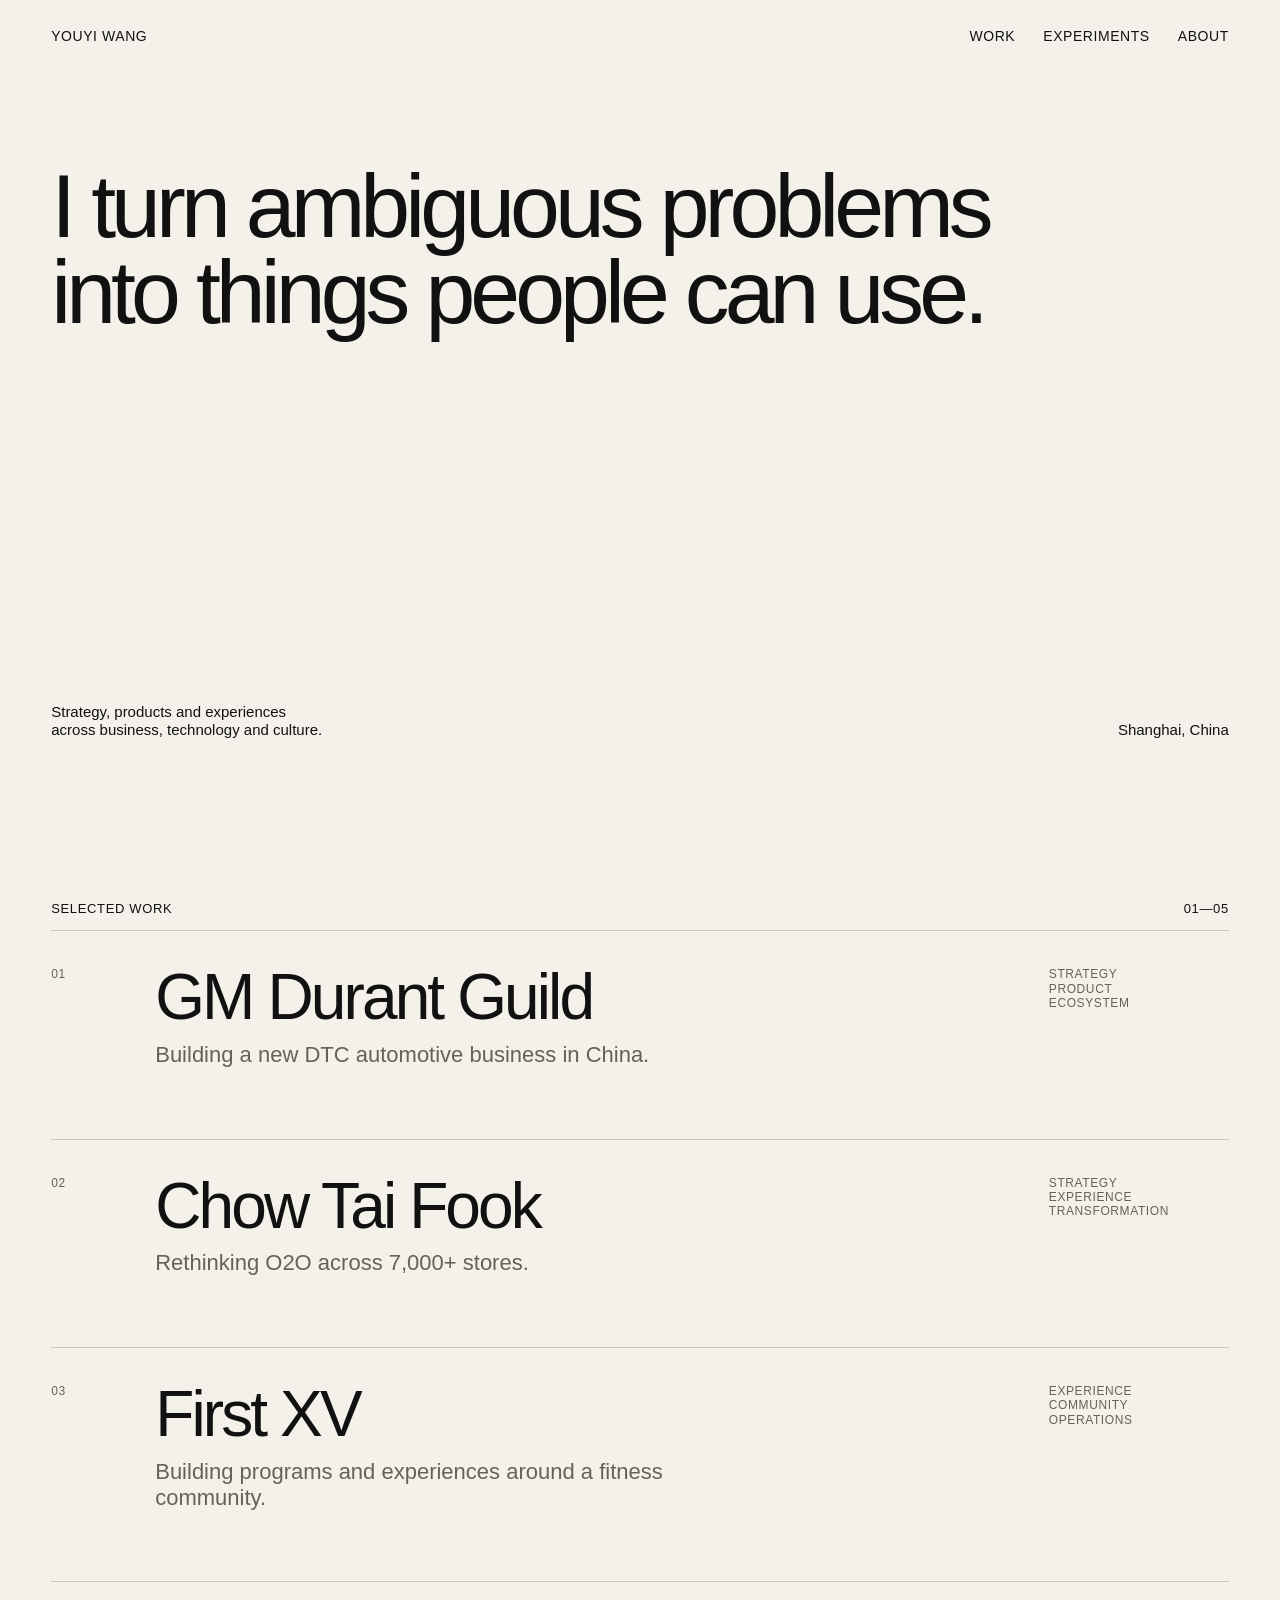
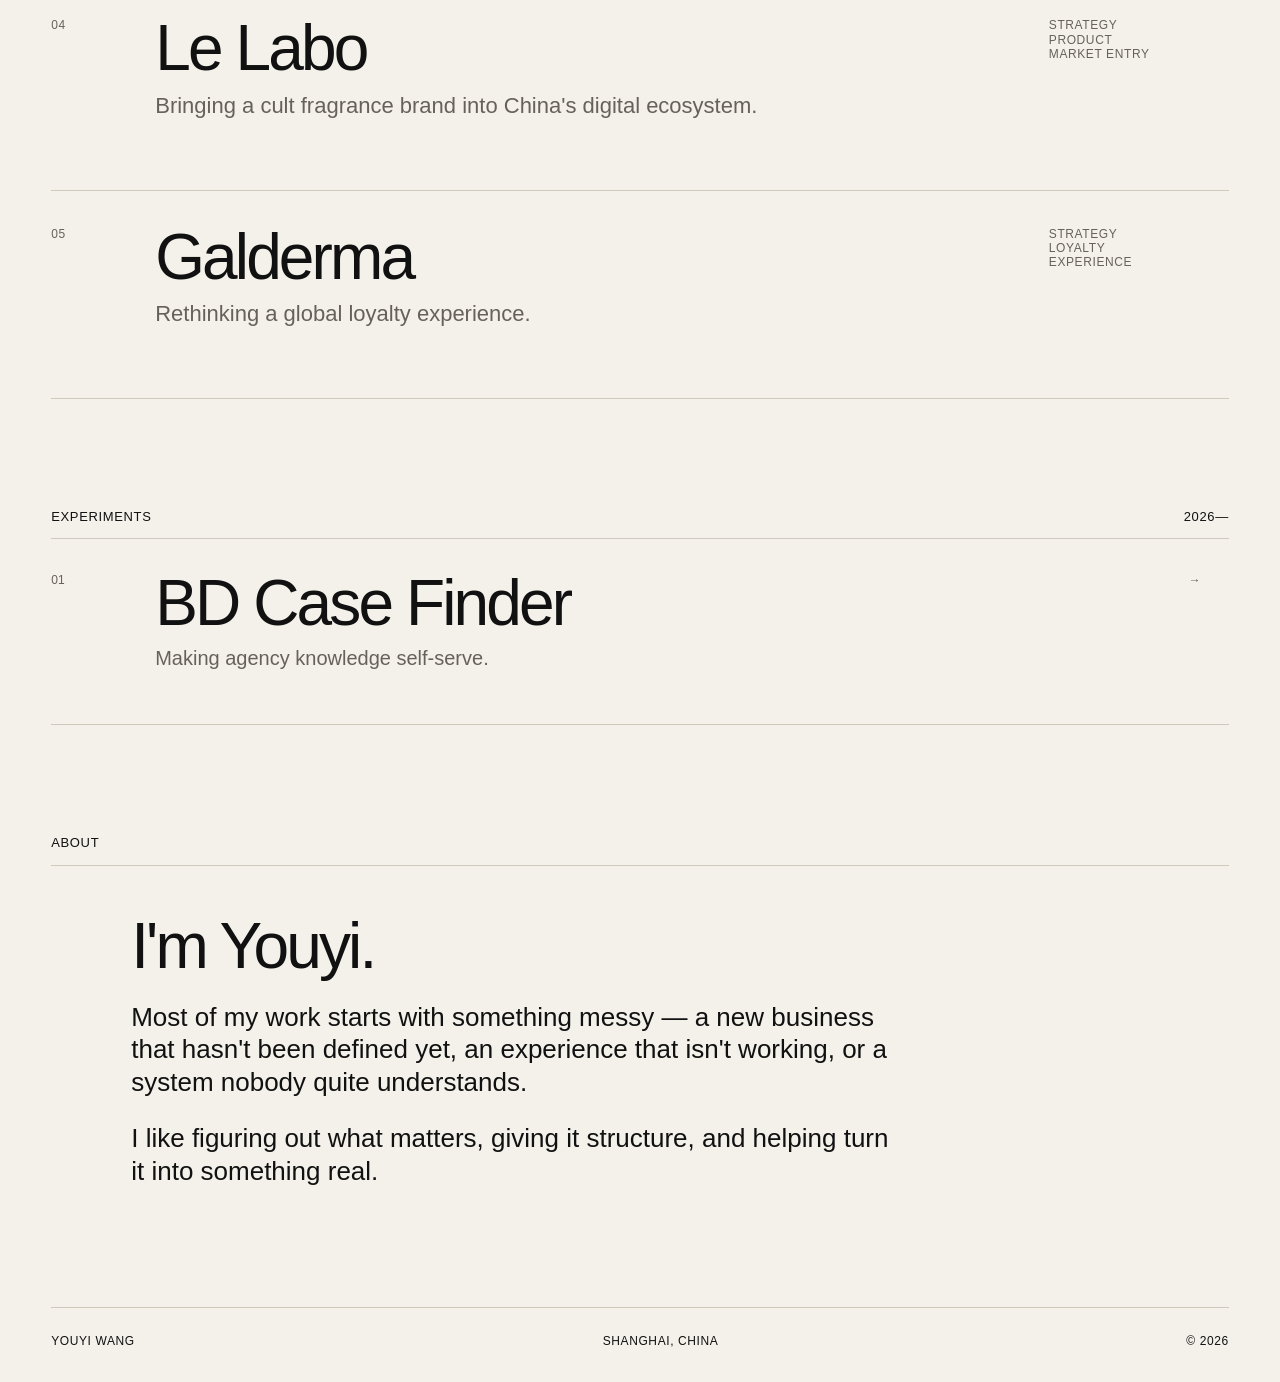
<file: index.html>
<!DOCTYPE html>
<html lang="en">
<head>
  <meta charset="UTF-8">
  <meta name="viewport" content="width=device-width, initial-scale=1.0">

  <title>Youyi Wang</title>

  <link rel="stylesheet" href="style.css">
</head>

<body>

  <header class="site-header">
    <a class="name" href="#">Youyi Wang</a>

    <nav>
      <a href="#work">Work</a>
      <a href="#experiments">Experiments</a>
      <a href="#about">About</a>
    </nav>
  </header>


  <main>

    <section class="hero">
      <h1>
        I turn ambiguous problems<br>
        into things people can use.
      </h1>

      <div class="hero-meta">
        <p>
          Strategy, products and experiences<br>
          across business, technology and culture.
        </p>

        <p>Shanghai, China</p>
      </div>
    </section>


    <section id="work" class="section">

      <div class="section-heading">
        <p>Selected Work</p>
        <p>01—05</p>
      </div>

      <article class="project">
        <p class="project-number">01</p>

        <div>
          <h2>GM Durant Guild</h2>
          <p class="project-description">
            Building a new DTC automotive business in China.
          </p>
        </div>

        <p class="project-tags">
          Strategy<br>
          Product<br>
          Ecosystem
        </p>
      </article>


      <a href="work/chow-tai-fook.html" class="project">
        <p class="project-number">02</p>

        <div>
          <h2>Chow Tai Fook</h2>
          <p class="project-description">
            Rethinking O2O across 7,000+ stores.
          </p>
        </div>

        <p class="project-tags">
          Strategy<br>
          Experience<br>
          Transformation
        </p>
      </a>


      <article class="project">
        <p class="project-number">03</p>

        <div>
          <h2>First XV</h2>
          <p class="project-description">
            Building programs and experiences around a fitness community.
          </p>
        </div>

        <p class="project-tags">
          Experience<br>
          Community<br>
          Operations
        </p>
      </article>


      <article class="project">
        <p class="project-number">04</p>

        <div>
          <h2>Le Labo</h2>
          <p class="project-description">
            Bringing a cult fragrance brand into China's digital ecosystem.
          </p>
        </div>

        <p class="project-tags">
          Strategy<br>
          Product<br>
          Market Entry
        </p>
      </article>


      <article class="project">
        <p class="project-number">05</p>

        <div>
          <h2>Galderma</h2>
          <p class="project-description">
            Rethinking a global loyalty experience.
          </p>
        </div>

        <p class="project-tags">
          Strategy<br>
          Loyalty<br>
          Experience
        </p>
      </article>

    </section>


    <section id="experiments" class="section">

      <div class="section-heading">
        <p>Experiments</p>
        <p>2026—</p>
      </div>

      <article class="experiment">
        <p>01</p>

        <div>
          <h2>BD Case Finder</h2>
          <p>Making agency knowledge self-serve.</p>
        </div>

        <p>→</p>
      </article>

    </section>


    <section id="about" class="section about">

      <div class="section-heading">
        <p>About</p>
      </div>

      <div class="about-content">
        <h2>I'm Youyi.</h2>

        <p>
          Most of my work starts with something messy — a new business
          that hasn't been defined yet, an experience that isn't working,
          or a system nobody quite understands.
        </p>

        <p>
          I like figuring out what matters, giving it structure,
          and helping turn it into something real.
        </p>
      </div>

    </section>

  </main>


  <footer>
    <p>Youyi Wang</p>
    <p>Shanghai, China</p>
    <p>© 2026</p>
  </footer>

</body>
</html>
</file>
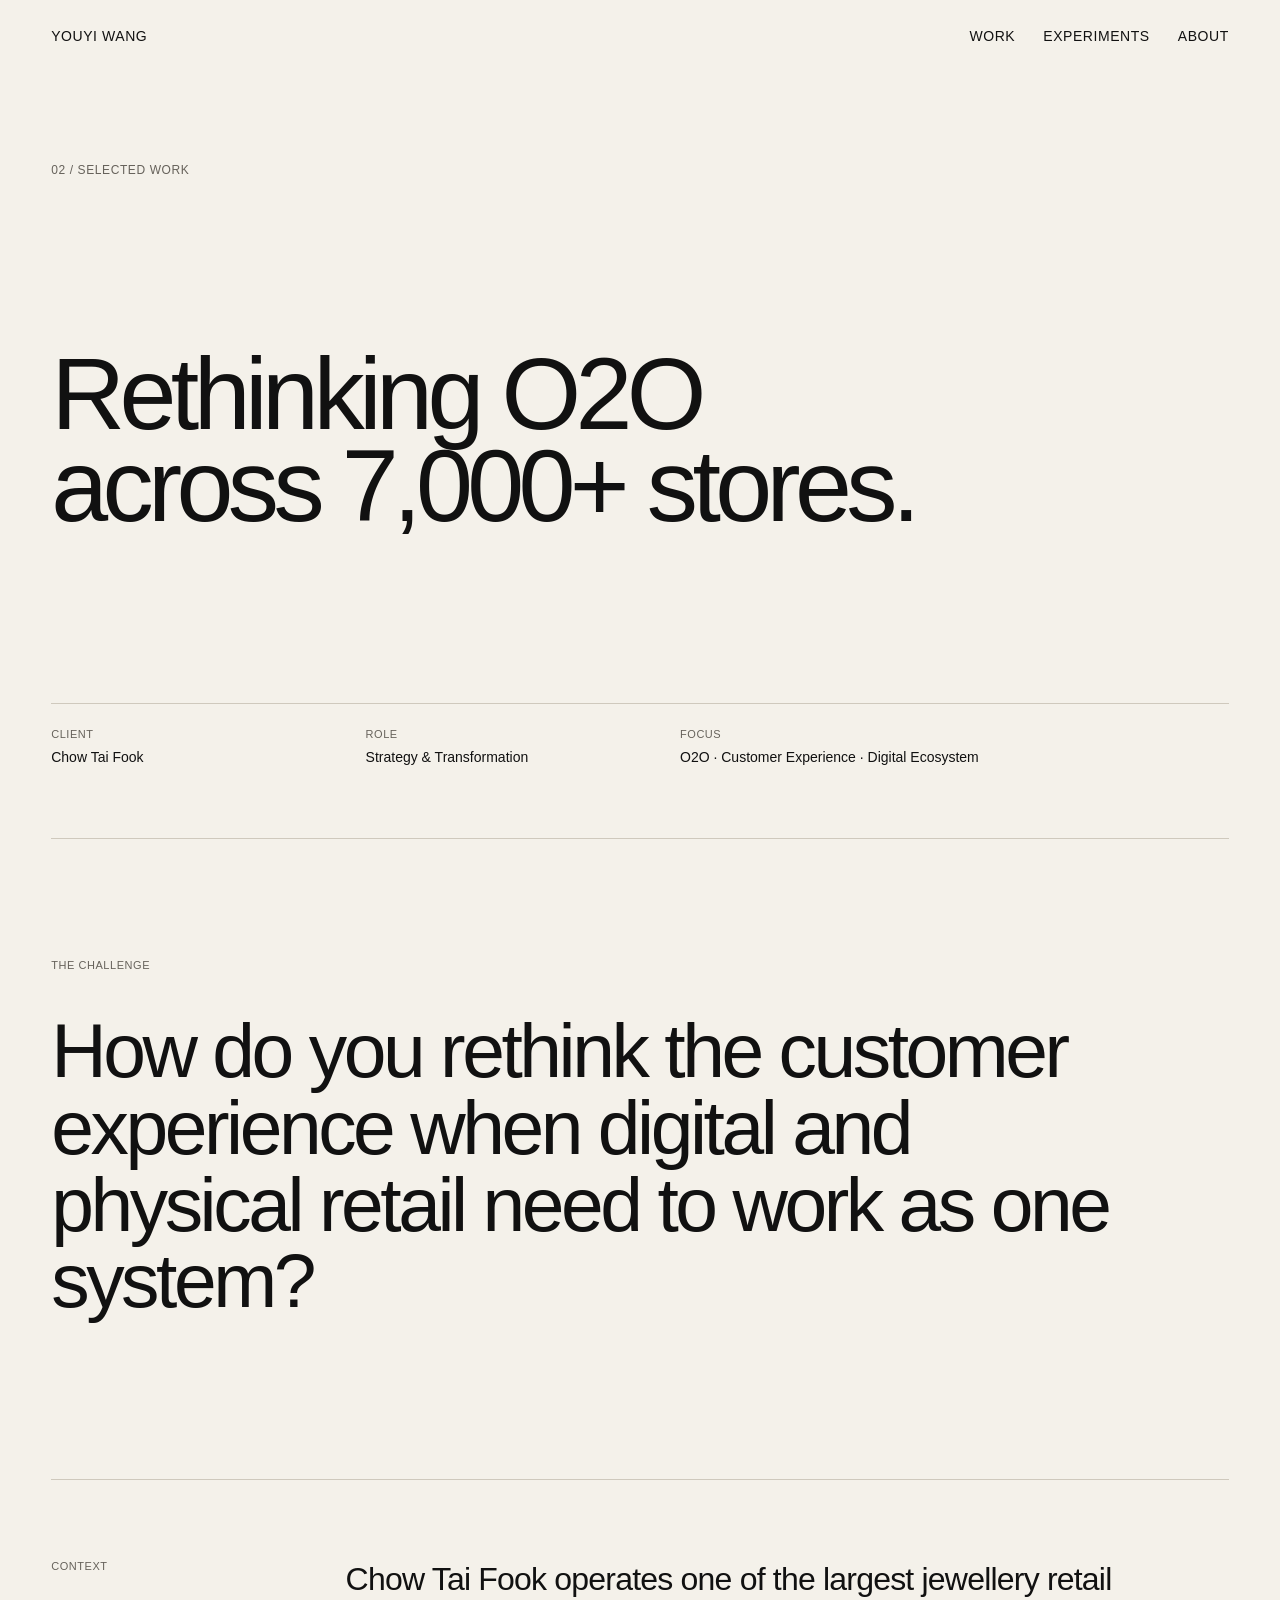
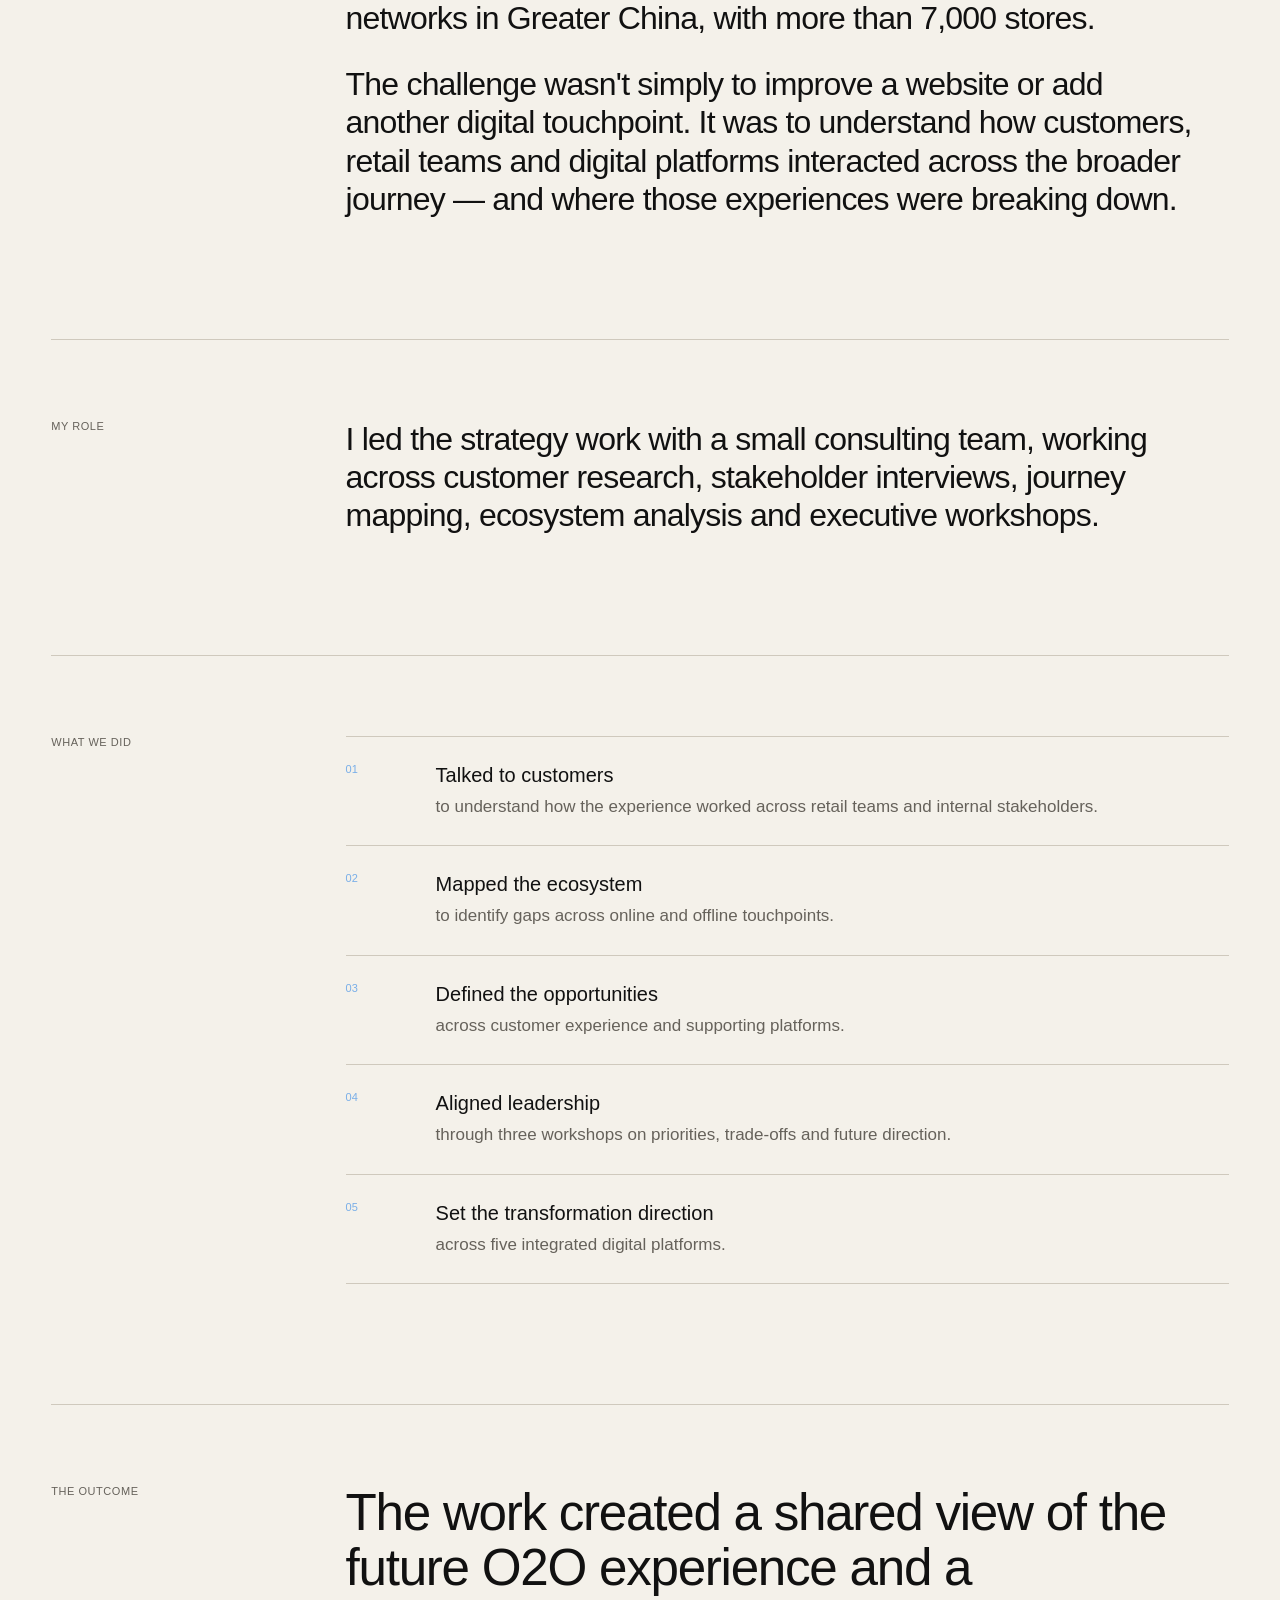
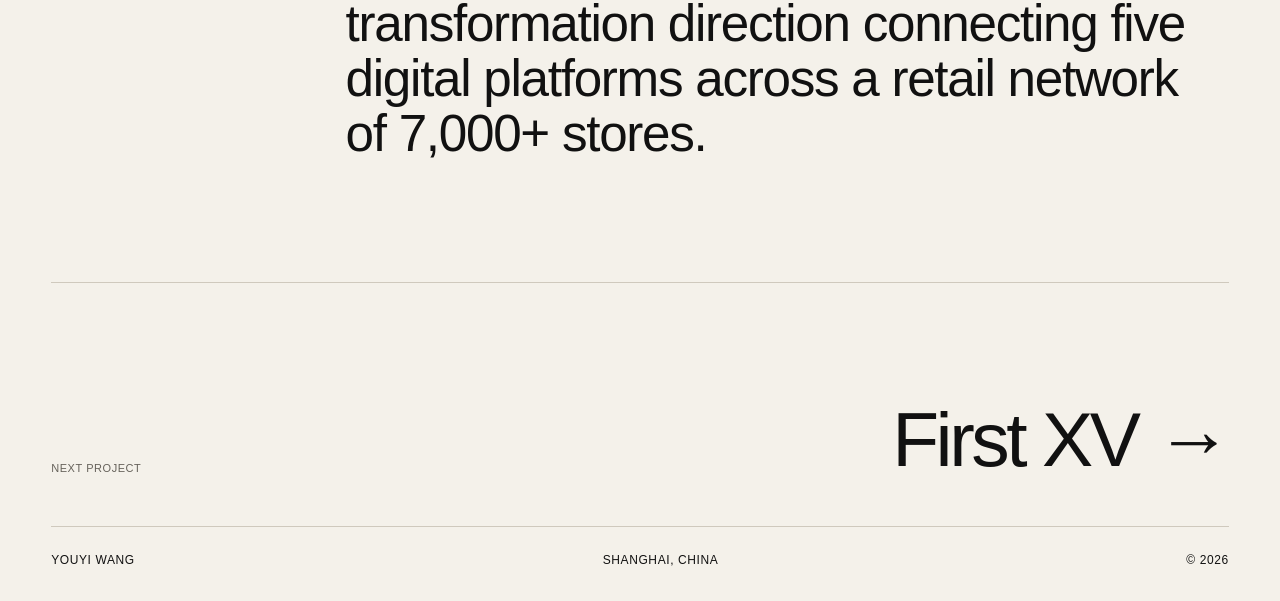
<file: work/chow-tai-fook.html>
<!DOCTYPE html>
<html lang="en">
<head>
  <meta charset="UTF-8">
  <meta name="viewport" content="width=device-width, initial-scale=1.0">

  <title>Chow Tai Fook — Youyi Wang</title>

  <link rel="stylesheet" href="../style.css">
</head>

<body>

  <header class="site-header">
    <a class="name" href="../index.html">Youyi Wang</a>

    <nav>
      <a href="../index.html#work">Work</a>
      <a href="../index.html#experiments">Experiments</a>
      <a href="../index.html#about">About</a>
    </nav>
  </header>


  <main>

    <section class="case-hero">

      <p class="case-number">02 / Selected Work</p>

      <h1>
        Rethinking O2O<br>
        across 7,000+ stores.
      </h1>

      <div class="case-meta">
        <div>
          <p class="meta-label">Client</p>
          <p>Chow Tai Fook</p>
        </div>

        <div>
          <p class="meta-label">Role</p>
          <p>Strategy & Transformation</p>
        </div>

        <div>
          <p class="meta-label">Focus</p>
          <p>O2O · Customer Experience · Digital Ecosystem</p>
        </div>
      </div>

    </section>


    <section class="case-intro">

      <p class="case-label">The Challenge</p>

      <h2>
        How do you rethink the customer experience
        when digital and physical retail need to work
        as one system?
      </h2>

    </section>


    <section class="case-section">

      <p class="case-label">Context</p>

      <div class="case-copy">
        <p>
          Chow Tai Fook operates one of the largest jewellery retail
          networks in Greater China, with more than 7,000 stores.
        </p>

        <p>
          The challenge wasn't simply to improve a website or add
          another digital touchpoint. It was to understand how customers,
          retail teams and digital platforms interacted across the
          broader journey — and where those experiences were breaking down.
        </p>
      </div>

    </section>


    <section class="case-section">

      <p class="case-label">My Role</p>

      <div class="case-copy">
        <p>
          I led the strategy work with a small consulting team, working
          across customer research, stakeholder interviews, journey
          mapping, ecosystem analysis and executive workshops.
        </p>
      </div>

    </section>


    <section class="case-section case-process">

      <p class="case-label">What We Did</p>

      <div class="process-list">

        <div>
            <span>01</span>
            <p>
              <strong>Talked to customers</strong>
              to understand how the experience worked across retail teams and internal stakeholders.
            </p>
          </div>
          
          <div>
            <span>02</span>
            <p>
              <strong>Mapped the ecosystem</strong>
              to identify gaps across online and offline touchpoints.
            </p>
          </div>
          
          <div>
            <span>03</span>
            <p>
              <strong>Defined the opportunities</strong>
              across customer experience and supporting platforms.
            </p>
          </div>
          
          <div>
            <span>04</span>
            <p>
              <strong>Aligned leadership</strong>
              through three workshops on priorities, trade-offs and future direction.
            </p>
          </div>
          
          <div>
            <span>05</span>
            <p>
              <strong>Set the transformation direction</strong>
              across five integrated digital platforms.
            </p>
          </div>

      </div>

    </section>


    <section class="case-section">

      <p class="case-label">The Outcome</p>

      <div class="case-copy case-outcome">
        <p>
          The work created a shared view of the future O2O experience
          and a transformation direction connecting five digital
          platforms across a retail network of 7,000+ stores.
        </p>
      </div>

    </section>


    <section class="next-project">
      <p>Next project</p>
      <a href="../index.html#work">First XV →</a>
    </section>

  </main>


  <footer>
    <p>Youyi Wang</p>
    <p>Shanghai, China</p>
    <p>© 2026</p>
  </footer>

</body>
</html>
</file>
<file: style.css>
:root {
    --bg: #f4f1ea;
    --text: #111111;
    --muted: #66625b;
    --line: #cfc9bd;
  
    --accent: #b9dcff;
    --accent-strong: #78aee8;
  }
  
  * {
    box-sizing: border-box;
  }
  
  html {
    scroll-behavior: smooth;
  }
  
  body {
    margin: 0;
    background: var(--bg);
    color: var(--text);
    font-family: Arial, Helvetica, sans-serif;
    line-height: 1.2;
  }
  
  a {
    color: inherit;
    text-decoration: none;
  }
  
  p,
  h1,
  h2 {
    margin: 0;
  }
  
  .site-header,
  main,
  footer {
    width: min(92vw, 1400px);
    margin: 0 auto;
  }
  
  .site-header {
    display: flex;
    justify-content: space-between;
    align-items: center;
    padding: 28px 0;
    font-size: 14px;
    text-transform: uppercase;
    letter-spacing: 0.04em;
  }
  
  .site-header nav {
    display: flex;
    gap: 28px;
  }
  
  .hero {
    min-height: 82vh;
    display: flex;
    flex-direction: column;
    justify-content: space-between;
    padding: 10vh 0 8vh;
  }
  
  .hero h1 {
    font-size: clamp(52px, 7vw, 112px);
    font-weight: 500;
    letter-spacing: -0.055em;
    line-height: 0.96;
    max-width: 1100px;
  }
  
  .hero-meta {
    display: flex;
    justify-content: space-between;
    align-items: flex-end;
    font-size: 15px;
    color: var(--text);
  }
  
  .section {
    padding: 90px 0 20px;
  }
  
  .section-heading {
    display: flex;
    justify-content: space-between;
    padding-bottom: 14px;
    border-bottom: 1px solid var(--line);
    font-size: 13px;
    text-transform: uppercase;
    letter-spacing: 0.05em;
  }
  
  .project {
    display: grid;
    grid-template-columns: 80px 1fr 180px;
    gap: 24px;
    padding: 36px 0 70px;
    border-bottom: 1px solid var(--line);
  }
  
  .project-number,
  .project-tags {
    font-size: 12px;
    text-transform: uppercase;
    letter-spacing: 0.05em;
    color: var(--muted);
  }
  
  .project h2,
  .experiment h2,
  .about-content h2 {
    font-size: clamp(36px, 5vw, 76px);
    font-weight: 500;
    letter-spacing: -0.045em;
    line-height: 0.95;
  }
  
  .project-description {
    margin-top: 14px;
    max-width: 620px;
    font-size: 22px;
    color: var(--muted);
  }

  .project h2 {
    transition: color 0.2s ease;
  }
  
  .project:hover h2 {
    color: var(--accent-strong);
  }
  
  .experiment {
    display: grid;
    grid-template-columns: 80px 1fr 40px;
    gap: 24px;
    align-items: start;
    padding: 34px 0 54px;
    border-bottom: 1px solid var(--line);
  }
  
  .experiment > p {
    font-size: 12px;
    text-transform: uppercase;
    color: var(--muted);
  }
  
  .experiment div p {
    margin-top: 12px;
    font-size: 20px;
    color: var(--muted);
  }
  
  .about-content {
    max-width: 900px;
    padding: 50px 0 100px 80px;
  }
  
  .about-content p {
    margin-top: 24px;
    max-width: 760px;
    font-size: 26px;
    line-height: 1.25;
  }
  
  footer {
    display: flex;
    justify-content: space-between;
    padding: 26px 0 34px;
    border-top: 1px solid var(--line);
    font-size: 12px;
    text-transform: uppercase;
    letter-spacing: 0.05em;
  }
  
  @media (max-width: 760px) {
    .site-header {
      align-items: flex-start;
    }
  
    .site-header nav {
      gap: 14px;
      font-size: 11px;
    }
  
    .hero {
      min-height: 72vh;
      padding-top: 8vh;
    }
  
    .hero-meta {
      flex-direction: column;
      align-items: flex-start;
      gap: 16px;
    }
  
    .project,
    .experiment {
      grid-template-columns: 40px 1fr;
    }
  
    .project-tags {
      grid-column: 2;
      margin-top: -8px;
    }
  
    .experiment > p:last-child {
      display: none;
    }
  
    .about-content {
      padding-left: 0;
    }
  
    .about-content p {
      font-size: 20px;
    }
  
    footer {
      flex-direction: column;
      gap: 8px;
    }
  }
  /* CASE STUDY */

.case-hero {
    min-height: 85vh;
    display: flex;
    flex-direction: column;
    justify-content: space-between;
    padding: 10vh 0 8vh;
  }
  
  .case-number {
    font-size: 12px;
    text-transform: uppercase;
    letter-spacing: 0.05em;
    color: var(--muted);
  }
  
  .case-hero h1 {
    font-size: clamp(56px, 8vw, 126px);
    font-weight: 500;
    letter-spacing: -0.055em;
    line-height: 0.9;
    max-width: 1200px;
  }
  
  .case-meta {
    display: grid;
    grid-template-columns: 1fr 1fr 2fr;
    gap: 40px;
    padding-top: 24px;
    border-top: 1px solid var(--line);
    font-size: 14px;
  }
  
  .meta-label {
    margin-bottom: 8px;
    font-size: 11px;
    text-transform: uppercase;
    letter-spacing: 0.05em;
    color: var(--muted);
  }
  /* CASE CONTENT */

.case-intro {
    padding: 120px 0 160px;
    border-top: 1px solid var(--line);
  }
  
  .case-label {
    margin-bottom: 40px;
    font-size: 11px;
    text-transform: uppercase;
    letter-spacing: 0.05em;
    color: var(--muted);
  }
  
  .case-intro h2 {
    max-width: 1100px;
    font-size: clamp(42px, 6vw, 88px);
    font-weight: 500;
    letter-spacing: -0.045em;
    line-height: 1;
  }
  
  
  /* STANDARD CASE SECTION */
  
  .case-section {
    display: grid;
    grid-template-columns: 25% 75%;
    padding: 80px 0 120px;
    border-top: 1px solid var(--line);
  }
  
  .case-copy {
    max-width: 850px;
  }
  
  .case-copy p {
    margin-bottom: 28px;
    font-size: clamp(24px, 2.5vw, 38px);
    line-height: 1.2;
    letter-spacing: -0.025em;
  }
  
  .case-copy p:last-child {
    margin-bottom: 0;
  }
  
  
  /* PROCESS */
  
  .case-process {
    align-items: start;
  }


  .process-list {
    border-top: 1px solid var(--line);
  }
  
  .process-list div {
    display: grid;
    grid-template-columns: 70px 1fr;
    gap: 20px;
    padding: 26px 0;
    border-bottom: 1px solid var(--line);
  }
  
  .process-list span {
    font-size: 11px;
    color: #78aee8;
  }
  
  .process-list p {
    max-width: 760px;
    font-size: 17px;
    line-height: 1.5;
    font-weight: 400;
    color: var(--muted);
    letter-spacing: 0;
  }
  
  .process-list strong {
    display: block;
    margin-bottom: 6px;
  
    font-size: 20px;
    line-height: 1.25;
    font-weight: 500;
    color: var(--text);
  }
  
  .process-list span {
    font-size: 11px;
    font-weight: 400;
    color: var(--accent-strong);
  }
  
  /* OUTCOME */
  
  .case-outcome p {
    font-size: clamp(30px, 4vw, 58px);
    line-height: 1.08;
  }
  
  
  /* NEXT PROJECT */
  
  .next-project {
    display: flex;
    justify-content: space-between;
    align-items: flex-end;
    padding: 120px 0 50px;
    border-top: 1px solid var(--line);
  }
  
  .next-project > p {
    font-size: 11px;
    text-transform: uppercase;
    letter-spacing: 0.05em;
    color: var(--muted);
  }
  
  .next-project a {
    font-size: clamp(38px, 6vw, 84px);
    letter-spacing: -0.045em;
    line-height: 0.95;
  }
  
  
  /* CASE STUDY — MOBILE */
  
  @media (max-width: 760px) {
  
    .case-hero {
      min-height: 75vh;
    }
  
    .case-meta {
      grid-template-columns: 1fr;
      gap: 22px;
    }
  
    .case-intro {
      padding: 80px 0 100px;
    }
  
    .case-section {
      grid-template-columns: 1fr;
      gap: 40px;
      padding: 60px 0 80px;
    }
  
    .case-copy p {
      font-size: 22px;
    }
  
    .process-list div {
      grid-template-columns: 40px 1fr;
    }
  
    .process-list p {
      font-size: 18px;
    }
  
    .next-project {
      flex-direction: column;
      align-items: flex-start;
      gap: 30px;
    }
  }
</file>
